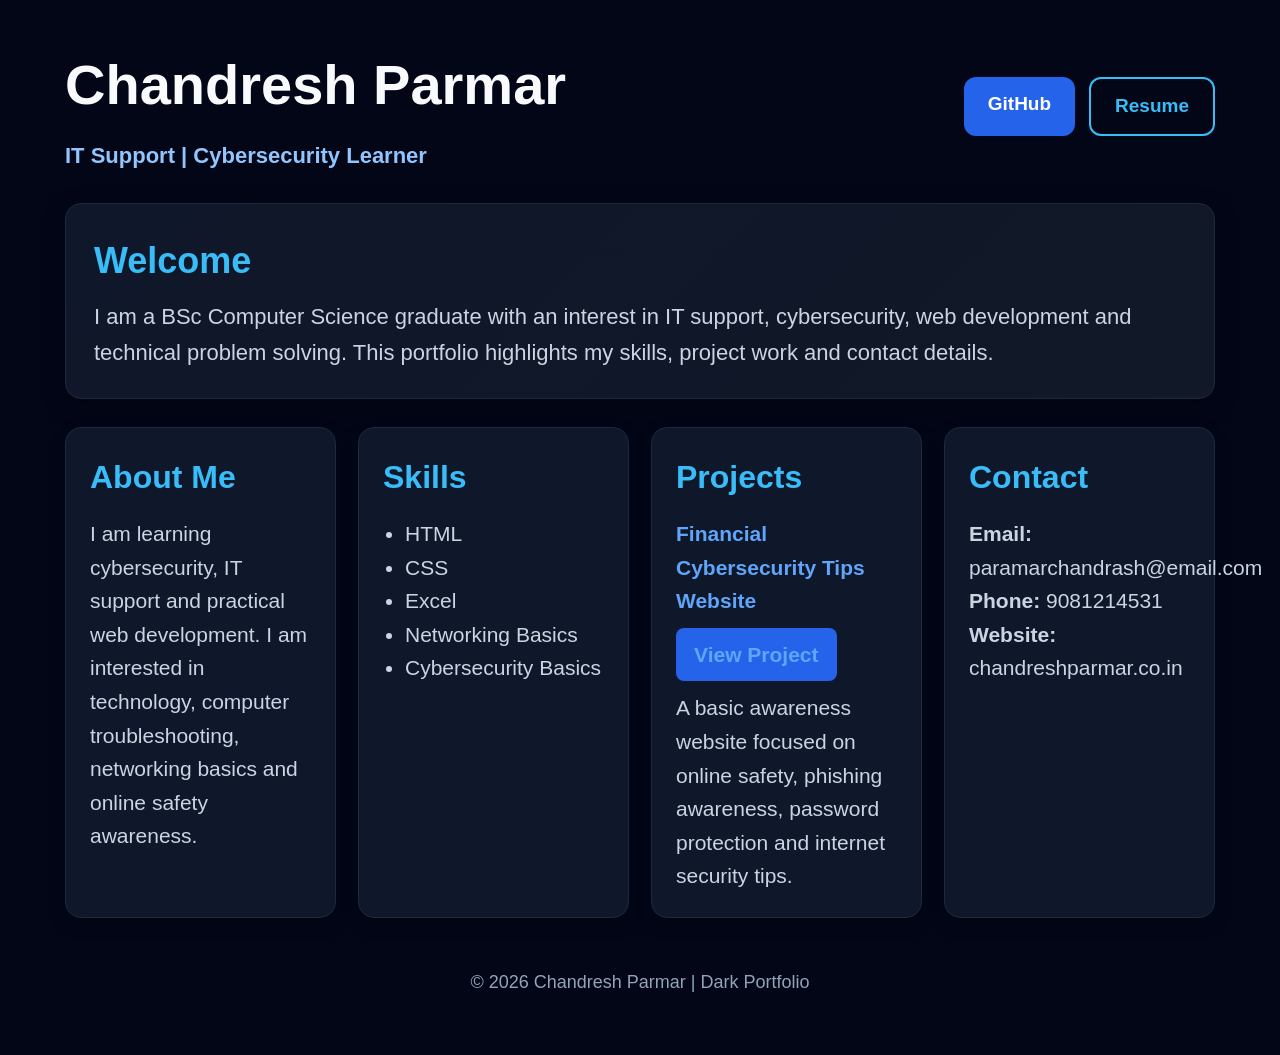
<file: index.html>
<!DOCTYPE html>
<html lang="en">
<head>
  <meta charset="UTF-8" />
  <meta name="viewport" content="width=device-width, initial-scale=1.0" />

  <title>Chandresh Parmar | IT Support & Cybersecurity Portfolio</title>

  <meta
    name="description"
    content="Official portfolio of Chandresh Parmar. IT support skills, cybersecurity learning, projects and contact details."
  />
  <meta
    name="keywords"
    content="Chandresh Parmar, IT support, cybersecurity, portfolio, HTML, CSS, networking"
  />

  <link rel="stylesheet" href="index.css" />
</head>
<body>

  <div class="container">

    <header class="header">
      <div class="header-text">
        <h1>Chandresh Parmar</h1>
        <p class="tagline">IT Support | Cybersecurity Learner</p>
      </div>

      <div class="buttons">
        <a class="btn" href="https://github.com/paramarchandrash-pixel/chandresh-portfolio" target="_blank">GitHub</a>
        <a class="btn btn-outline" href="resume.pdf" target="_blank">Resume</a>
      </div>
    </header>

    <section class="hero-box">
      <h2>Welcome</h2>
      <p>
        I am a BSc Computer Science graduate with an interest in IT support,
        cybersecurity, web development and technical problem solving.
        This portfolio highlights my skills, project work and contact details.
      </p>
    </section>

    <section class="grid">

      <div class="card">
        <h2>About Me</h2>
        <p>
          I am learning cybersecurity, IT support and practical web development.
          I am interested in technology, computer troubleshooting, networking basics
          and online safety awareness.
        </p>
      </div>

      <div class="card">
        <h2>Skills</h2>
        <ul>
          <li>HTML</li>
          <li>CSS</li>
          <li>Excel</li>
          <li>Networking Basics</li>
          <li>Cybersecurity Basics</li>
        </ul>
      </div>

      <div class="card">
        <h2>Projects</h2>
        <p>
          <a href="cybersecurity.html" target="_blank">
            Financial Cybersecurity Tips Website
            <a class="project-btn" href="cybersecurity.html" target="_blank">
View Project

          </a>
        </p>
        <p class="project-text">
          A basic awareness website focused on online safety, phishing awareness,
          password protection and internet security tips.
        </p>
      </div>

      <div class="card">
        <h2>Contact</h2>
        <p><strong>Email:</strong> paramarchandrash@email.com</p>
        <p><strong>Phone:</strong> 9081214531</p>
        <p><strong>Website:</strong> chandreshparmar.co.in</p>
      </div>

    </section>

    <footer class="footer">
      <p>© 2026 Chandresh Parmar | Dark Portfolio</p>
    </footer>

  </div>

</body>
</html>
</file>
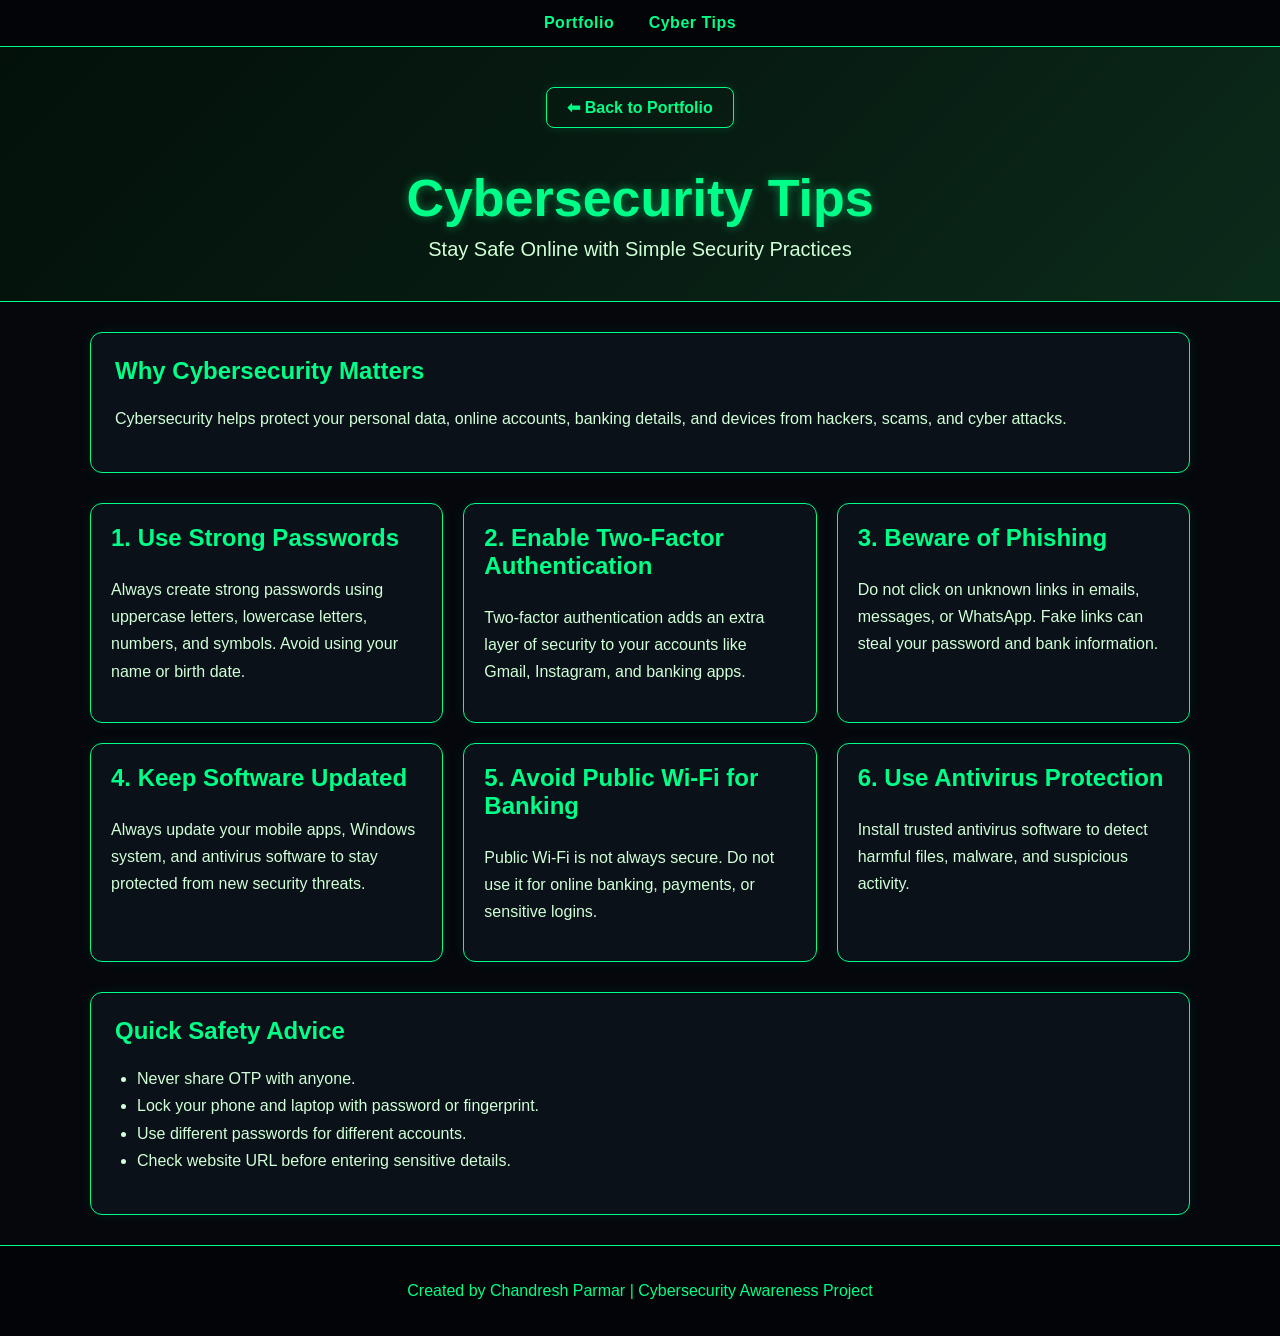
<file: cybersecurity.html>
<!DOCTYPE html>
<html lang="en">
<head>
  <meta charset="UTF-8">
  <meta name="viewport" content="width=device-width, initial-scale=1.0">
  <title>Cybersecurity Tips</title>
  <link rel="stylesheet" href="cybersecurity.css">
</head>
<body>

  <nav class="navbar">
    <a href="index.html">Portfolio</a>
    <a href="cybersecurity.html">Cyber Tips</a>
  </nav>

  <header class="hero">
    <a href="index.html" class="home-btn">⬅ Back to Portfolio</a>
    <h1 id="typing"></h1>
    <p>Stay Safe Online with Simple Security Practices</p>
  </header>

  <section class="intro">
    <h2>Why Cybersecurity Matters</h2>
    <p>
      Cybersecurity helps protect your personal data, online accounts,
      banking details, and devices from hackers, scams, and cyber attacks.
    </p>
  </section>

  <section class="tips-container">
    <div class="tip-card">
      <h3>1. Use Strong Passwords</h3>
      <p>
        Always create strong passwords using uppercase letters, lowercase letters,
        numbers, and symbols. Avoid using your name or birth date.
      </p>
    </div>

    <div class="tip-card">
      <h3>2. Enable Two-Factor Authentication</h3>
      <p>
        Two-factor authentication adds an extra layer of security to your
        accounts like Gmail, Instagram, and banking apps.
      </p>
    </div>

    <div class="tip-card">
      <h3>3. Beware of Phishing</h3>
      <p>
        Do not click on unknown links in emails, messages, or WhatsApp.
        Fake links can steal your password and bank information.
      </p>
    </div>

    <div class="tip-card">
      <h3>4. Keep Software Updated</h3>
      <p>
        Always update your mobile apps, Windows system, and antivirus software
        to stay protected from new security threats.
      </p>
    </div>

    <div class="tip-card">
      <h3>5. Avoid Public Wi-Fi for Banking</h3>
      <p>
        Public Wi-Fi is not always secure. Do not use it for online banking,
        payments, or sensitive logins.
      </p>
    </div>

    <div class="tip-card">
      <h3>6. Use Antivirus Protection</h3>
      <p>
        Install trusted antivirus software to detect harmful files, malware,
        and suspicious activity.
      </p>
    </div>
  </section>

  <section class="extra">
    <h2>Quick Safety Advice</h2>
    <ul>
      <li>Never share OTP with anyone.</li>
      <li>Lock your phone and laptop with password or fingerprint.</li>
      <li>Use different passwords for different accounts.</li>
      <li>Check website URL before entering sensitive details.</li>
    </ul>
  </section>

  <footer>
    <p>Created by Chandresh Parmar | Cybersecurity Awareness Project</p>
  </footer>
  <script>
let text = "Cybersecurity Tips";
let i = 0;

function typing(){
if(i < text.length){
document.getElementById("typing").innerHTML += text.charAt(i);
i++;
setTimeout(typing,80);
}
}

typing();
</script>

</body>
</html>
</file>
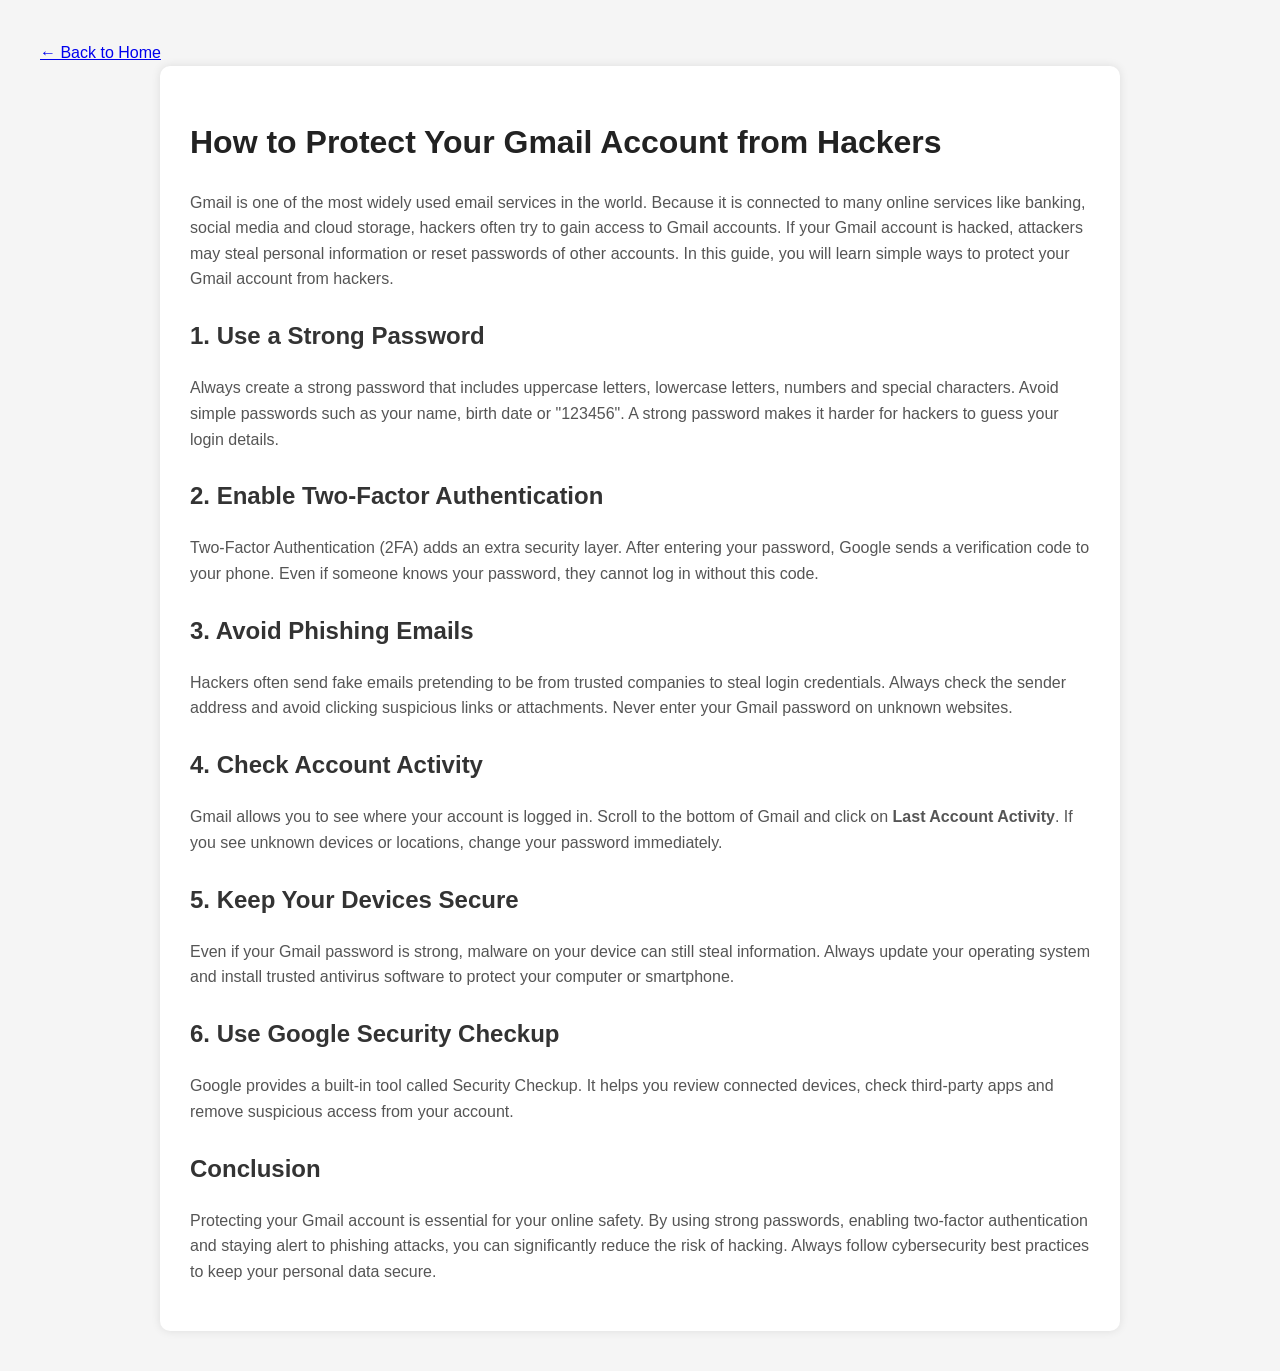
<file: protect-gmail-from hackers.html>
<!DOCTYPE html>
<html lang="en">

<head>

<meta charset="UTF-8">
<meta name="viewport" content="width=device-width, initial-scale=1.0">

<title>How to Protect Your Gmail Account from Hackers</title>

<meta name="description" content="Learn how to protect your Gmail account from hackers using simple cybersecurity tips like strong passwords, two-factor authentication and phishing protection.">

<meta name="keywords" content="protect Gmail account, Gmail security tips, cybersecurity tips, protect email from hackers">

<style>

body{
font-family: Arial, sans-serif;
line-height: 1.6;
margin: 40px;
background:#f5f5f5;
}

.container{
max-width:900px;
margin:auto;
background:white;
padding:30px;
border-radius:10px;
box-shadow:0 0 10px rgba(0,0,0,0.1);
}

h1{
color:#222;
}

h2{
color:#333;
margin-top:25px;
}

p{
color:#555;
}

</style>

</head>

<body>
    <a href="index.html" class="back-button">← Back to Home</a>

<div class="container">

<h1>How to Protect Your Gmail Account from Hackers</h1>

<p>
Gmail is one of the most widely used email services in the world.
Because it is connected to many online services like banking,
social media and cloud storage, hackers often try to gain access
to Gmail accounts.
If your Gmail account is hacked, attackers may steal personal
information or reset passwords of other accounts.
In this guide, you will learn simple ways to protect your Gmail
account from hackers.
</p>

<h2>1. Use a Strong Password</h2>

<p>
Always create a strong password that includes uppercase letters,
lowercase letters, numbers and special characters.
Avoid simple passwords such as your name, birth date or "123456".
A strong password makes it harder for hackers to guess your login details.
</p>

<h2>2. Enable Two-Factor Authentication</h2>

<p>
Two-Factor Authentication (2FA) adds an extra security layer.
After entering your password, Google sends a verification code
to your phone.
Even if someone knows your password, they cannot log in without
this code.
</p>

<h2>3. Avoid Phishing Emails</h2>

<p>
Hackers often send fake emails pretending to be from trusted
companies to steal login credentials.
Always check the sender address and avoid clicking suspicious
links or attachments.
Never enter your Gmail password on unknown websites.
</p>

<h2>4. Check Account Activity</h2>

<p>
Gmail allows you to see where your account is logged in.
Scroll to the bottom of Gmail and click on
<strong>Last Account Activity</strong>.
If you see unknown devices or locations, change your password immediately.
</p>

<h2>5. Keep Your Devices Secure</h2>

<p>
Even if your Gmail password is strong, malware on your device
can still steal information.
Always update your operating system and install trusted antivirus
software to protect your computer or smartphone.
</p>

<h2>6. Use Google Security Checkup</h2>

<p>
Google provides a built-in tool called Security Checkup.
It helps you review connected devices, check third-party apps
and remove suspicious access from your account.
</p>

<h2>Conclusion</h2>

<p>
Protecting your Gmail account is essential for your online safety.
By using strong passwords, enabling two-factor authentication
and staying alert to phishing attacks, you can significantly
reduce the risk of hacking.
Always follow cybersecurity best practices to keep your personal
data secure.
</p>

</div>

</body>
</html>
</file>
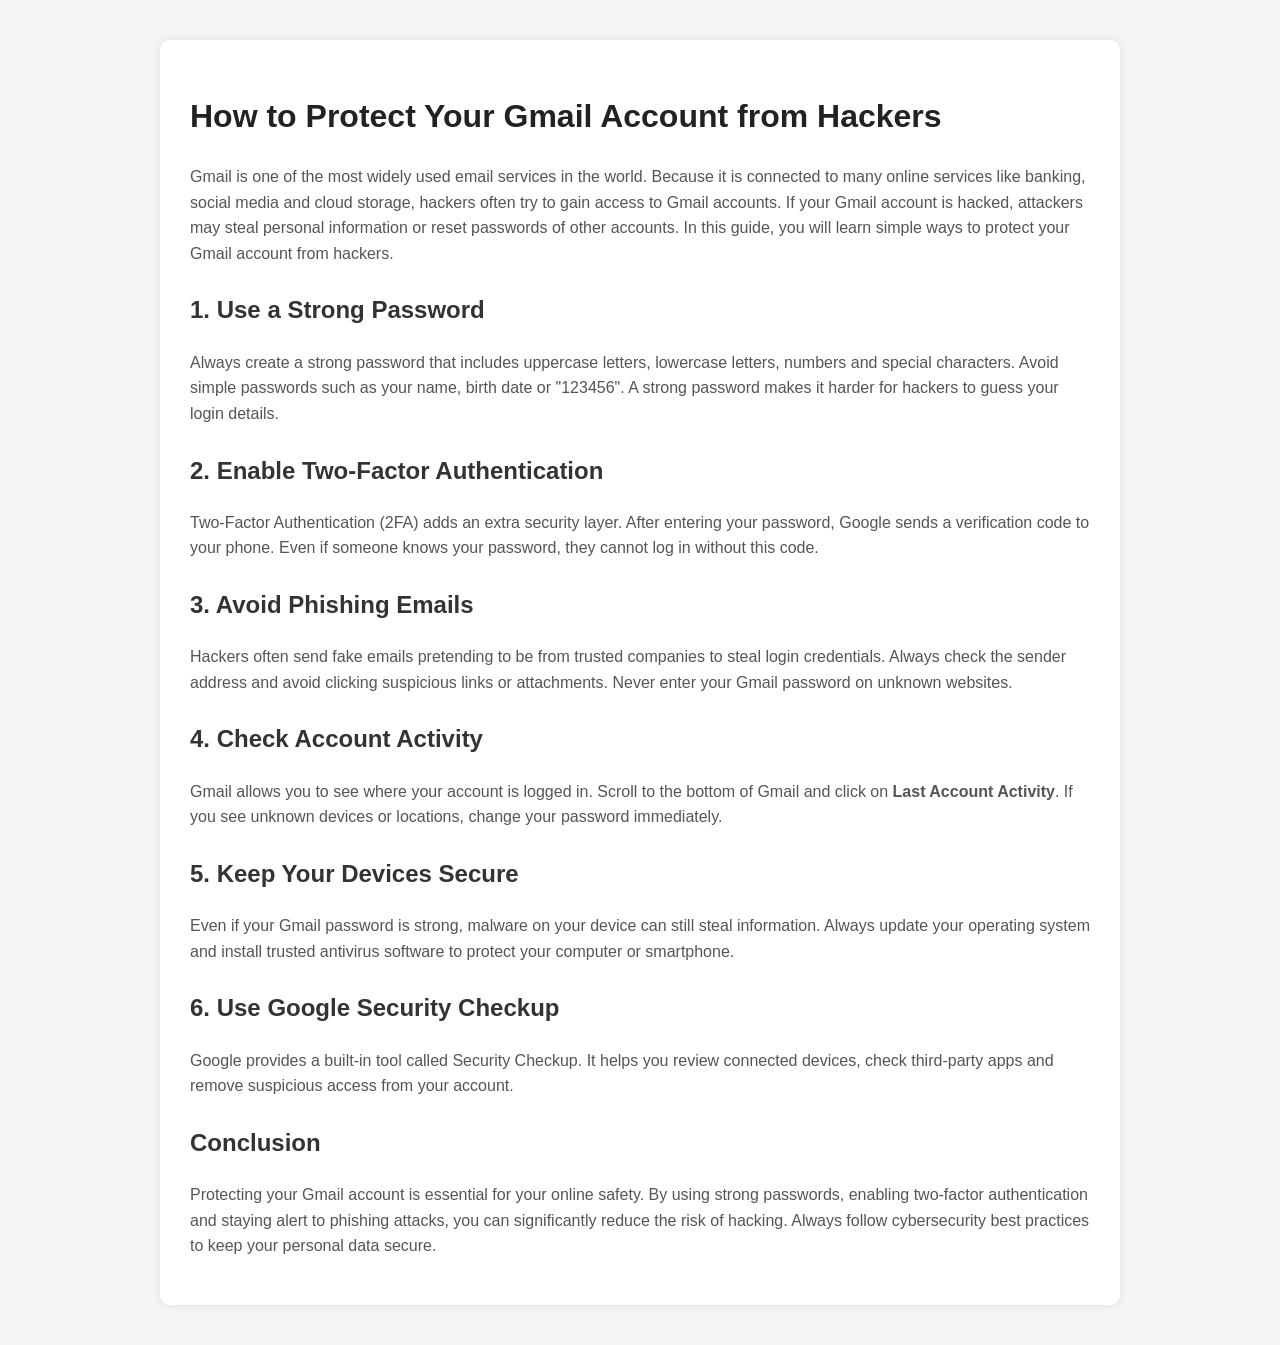
<file: protect-gmail-from-hackers.html>
<!DOCTYPE html>
<html lang="en">

<head>

<meta charset="UTF-8">
<meta name="viewport" content="width=device-width, initial-scale=1.0">

<title>How to Protect Your Gmail Account from Hackers</title>

<meta name="description" content="Learn how to protect your Gmail account from hackers using simple cybersecurity tips like strong passwords, two-factor authentication and phishing protection.">

<meta name="keywords" content="protect Gmail account, Gmail security tips, cybersecurity tips, protect email from hackers">

<style>

body{
font-family: Arial, sans-serif;
line-height: 1.6;
margin: 40px;
background:#f5f5f5;
}

.container{
max-width:900px;
margin:auto;
background:white;
padding:30px;
border-radius:10px;
box-shadow:0 0 10px rgba(0,0,0,0.1);
}

h1{
color:#222;
}

h2{
color:#333;
margin-top:25px;
}

p{
color:#555;
}

</style>

</head>

<body>

<div class="container">

<h1>How to Protect Your Gmail Account from Hackers</h1>

<p>
Gmail is one of the most widely used email services in the world.
Because it is connected to many online services like banking,
social media and cloud storage, hackers often try to gain access
to Gmail accounts.
If your Gmail account is hacked, attackers may steal personal
information or reset passwords of other accounts.
In this guide, you will learn simple ways to protect your Gmail
account from hackers.
</p>

<h2>1. Use a Strong Password</h2>

<p>
Always create a strong password that includes uppercase letters,
lowercase letters, numbers and special characters.
Avoid simple passwords such as your name, birth date or "123456".
A strong password makes it harder for hackers to guess your login details.
</p>

<h2>2. Enable Two-Factor Authentication</h2>

<p>
Two-Factor Authentication (2FA) adds an extra security layer.
After entering your password, Google sends a verification code
to your phone.
Even if someone knows your password, they cannot log in without
this code.
</p>

<h2>3. Avoid Phishing Emails</h2>

<p>
Hackers often send fake emails pretending to be from trusted
companies to steal login credentials.
Always check the sender address and avoid clicking suspicious
links or attachments.
Never enter your Gmail password on unknown websites.
</p>

<h2>4. Check Account Activity</h2>

<p>
Gmail allows you to see where your account is logged in.
Scroll to the bottom of Gmail and click on
<strong>Last Account Activity</strong>.
If you see unknown devices or locations, change your password immediately.
</p>

<h2>5. Keep Your Devices Secure</h2>

<p>
Even if your Gmail password is strong, malware on your device
can still steal information.
Always update your operating system and install trusted antivirus
software to protect your computer or smartphone.
</p>

<h2>6. Use Google Security Checkup</h2>

<p>
Google provides a built-in tool called Security Checkup.
It helps you review connected devices, check third-party apps
and remove suspicious access from your account.
</p>

<h2>Conclusion</h2>

<p>
Protecting your Gmail account is essential for your online safety.
By using strong passwords, enabling two-factor authentication
and staying alert to phishing attacks, you can significantly
reduce the risk of hacking.
Always follow cybersecurity best practices to keep your personal
data secure.
</p>

</div>

</body>
</html>
</file>
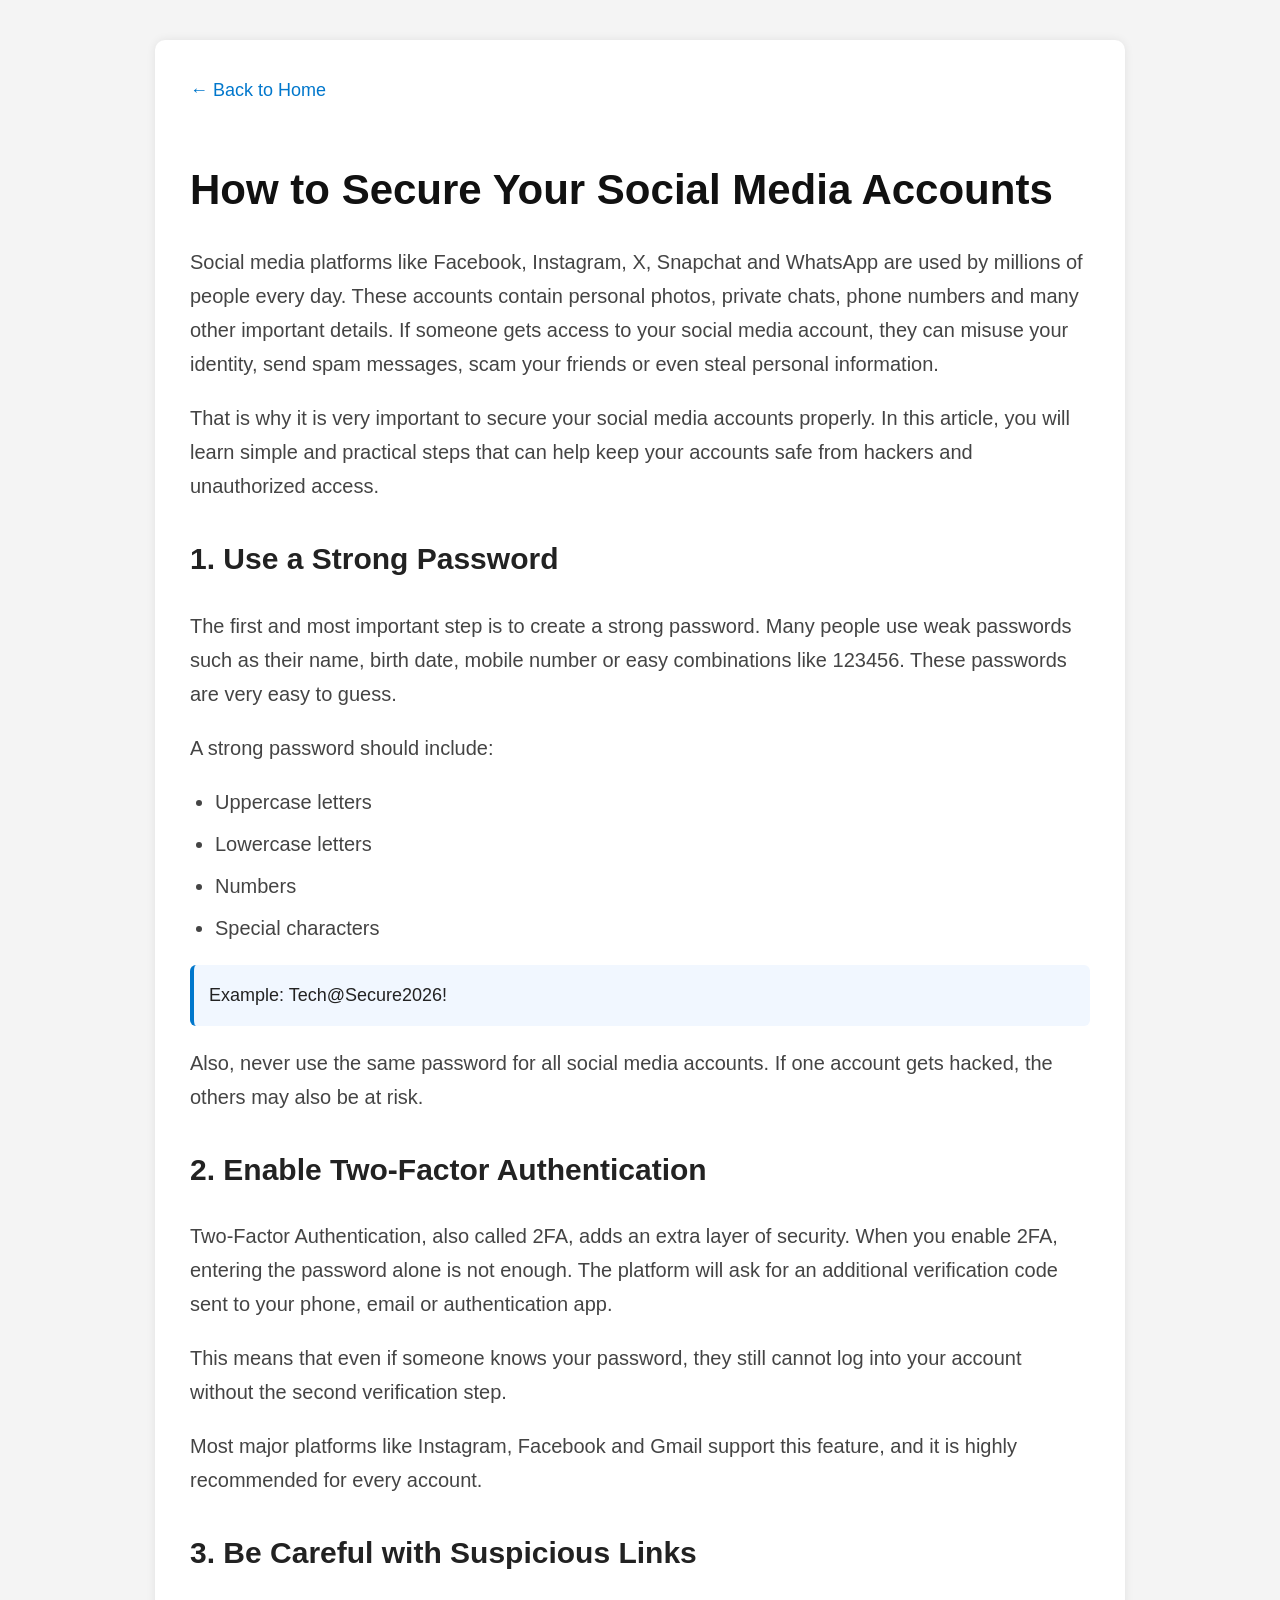
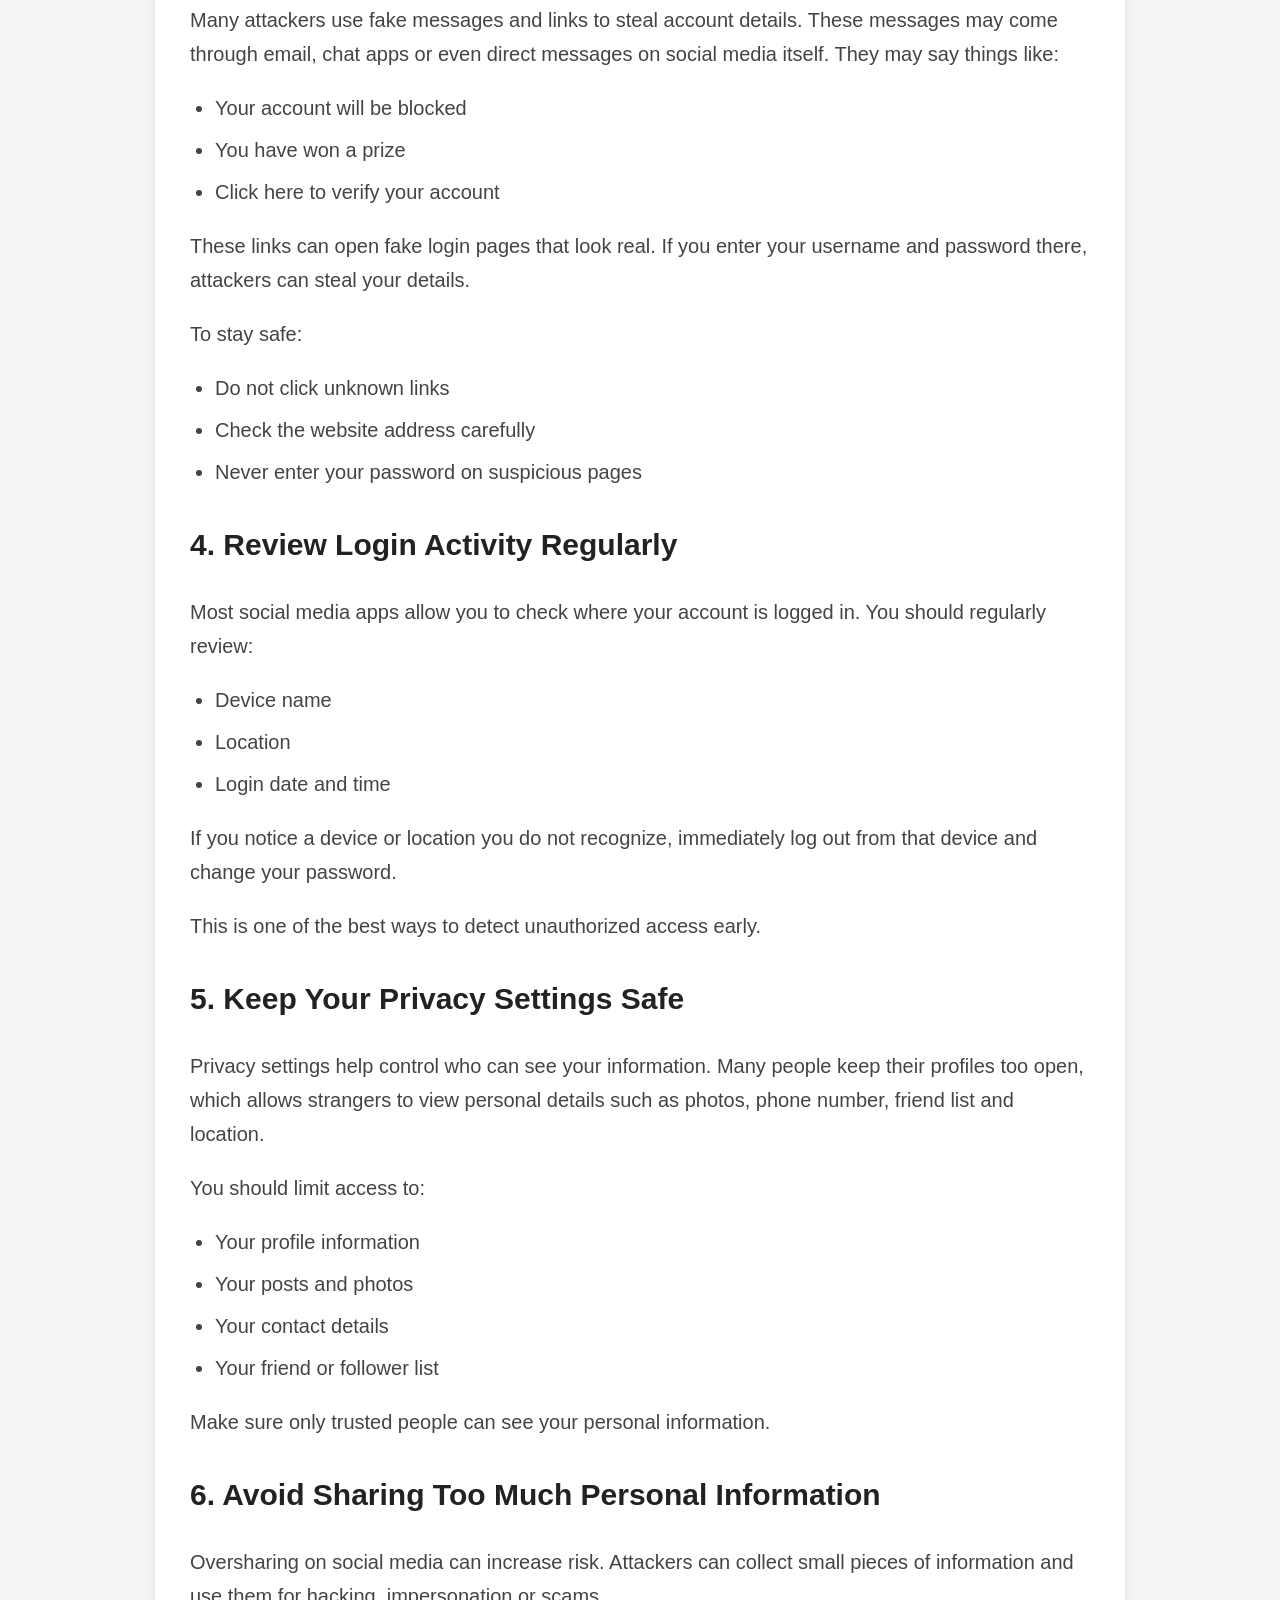
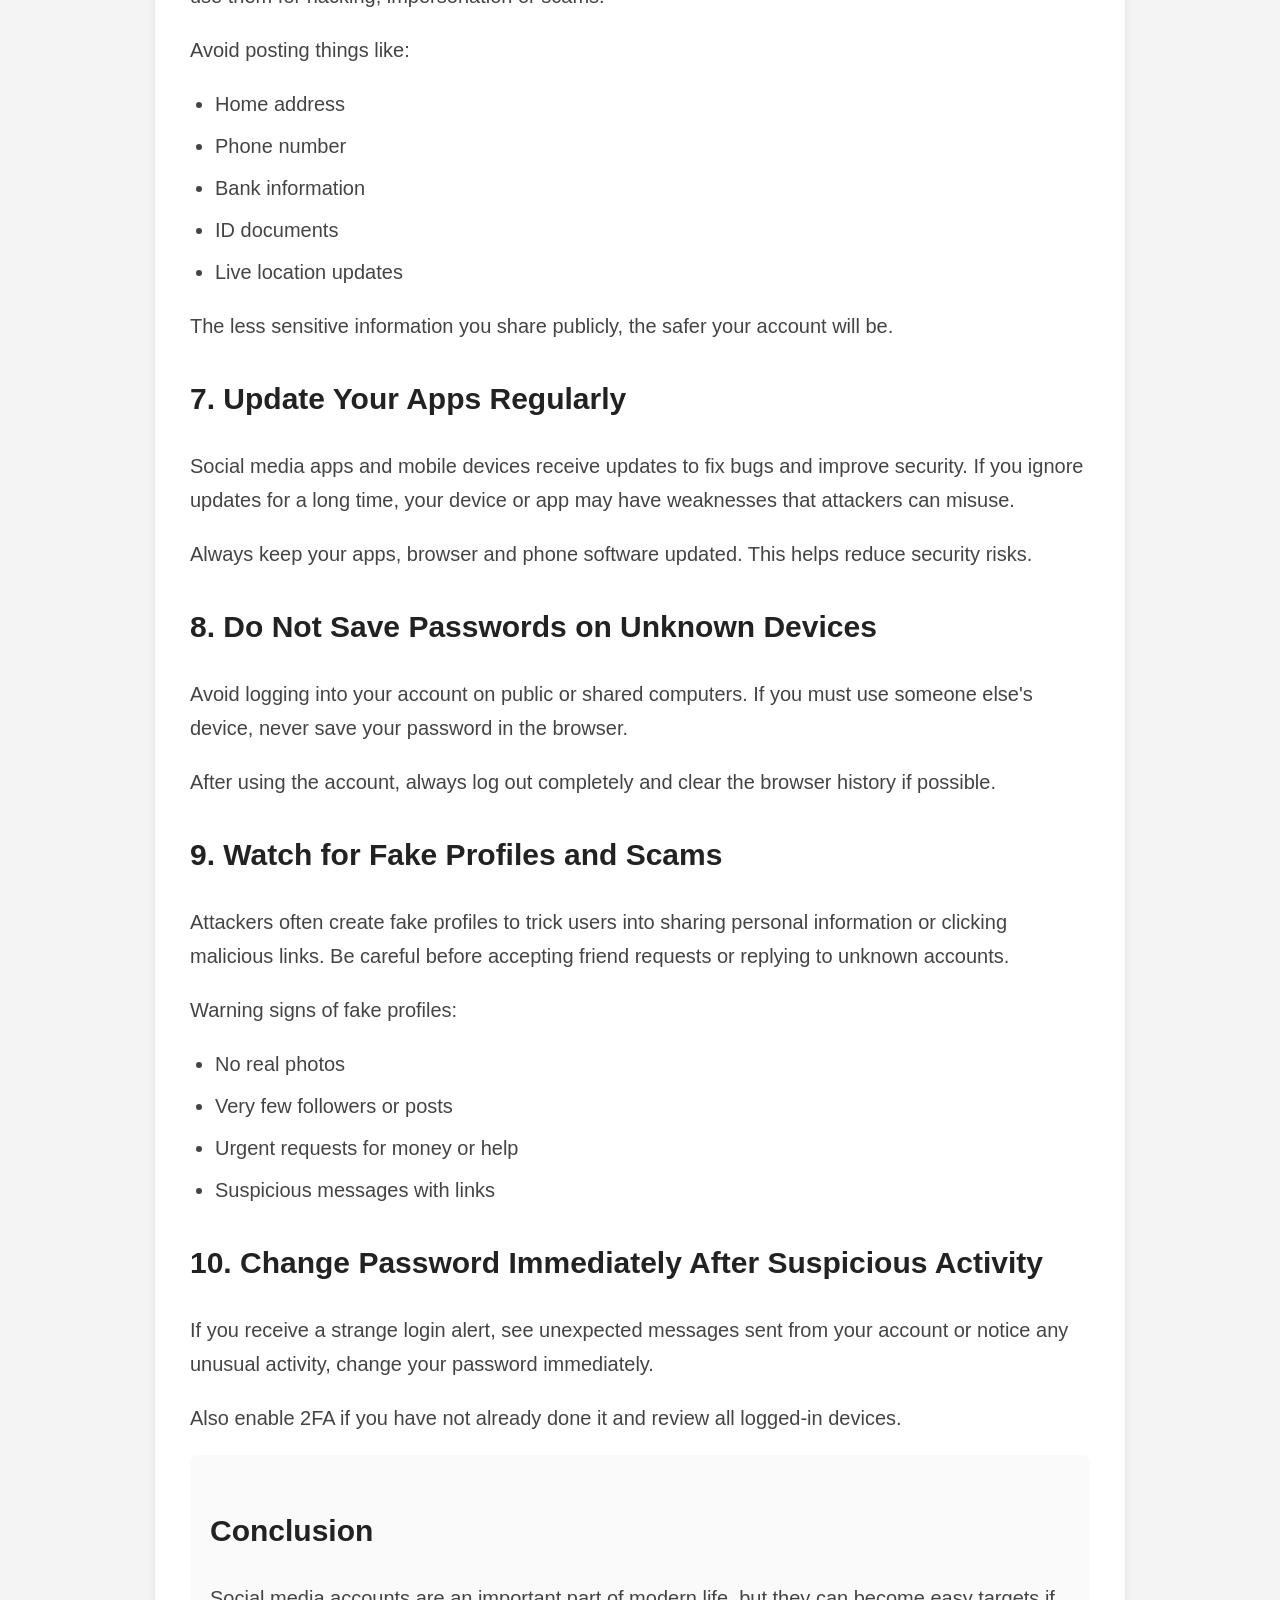
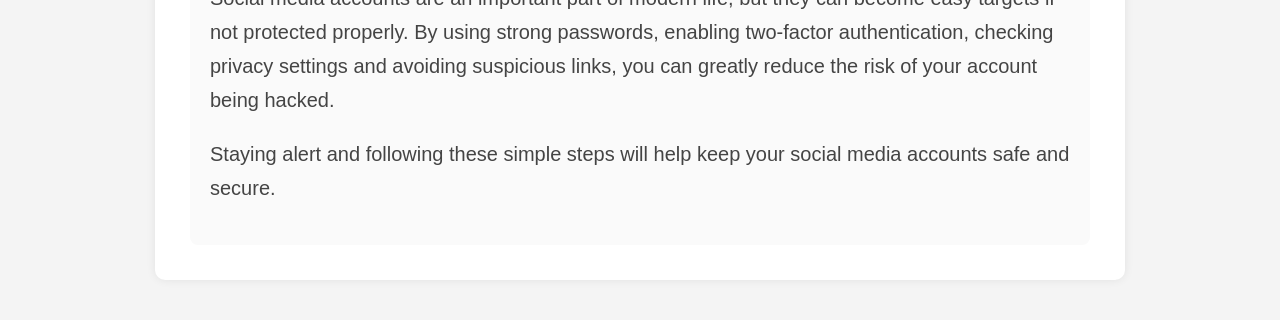
<file: secure-social-media.html>
<!DOCTYPE html>
<html lang="en">
<head>
  <meta charset="UTF-8" />
  <meta name="viewport" content="width=device-width, initial-scale=1.0" />

  <title>How to Secure Your Social Media Accounts</title>

  <meta
    name="description"
    content="Learn how to secure your social media accounts with strong passwords, two-factor authentication, privacy settings, login activity checks and safe browsing habits."
  />
  <meta
    name="keywords"
    content="secure social media accounts, social media safety, account protection, online safety tips, two factor authentication"
  />

  <style>
    body {
      font-family: Arial, sans-serif;
      line-height: 1.7;
      margin: 0;
      background: #f4f4f4;
      color: #222;
    }

    .container {
      max-width: 900px;
      margin: 40px auto;
      background: #ffffff;
      padding: 35px;
      border-radius: 10px;
      box-shadow: 0 0 10px rgba(0, 0, 0, 0.08);
    }

    h1 {
      font-size: 42px;
      margin-bottom: 20px;
      color: #111;
    }

    h2 {
      font-size: 30px;
      margin-top: 30px;
      color: #222;
    }

    p {
      font-size: 20px;
      color: #444;
    }

    ul {
      font-size: 20px;
      color: #444;
      padding-left: 25px;
    }

    li {
      margin-bottom: 8px;
    }

    .back-link {
      display: inline-block;
      margin-bottom: 20px;
      text-decoration: none;
      color: #0077cc;
      font-size: 18px;
    }

    .back-link:hover {
      text-decoration: underline;
    }

    .example-box {
      background: #f1f7ff;
      padding: 15px;
      border-left: 4px solid #0077cc;
      margin: 15px 0;
      border-radius: 6px;
      font-size: 18px;
    }

    .conclusion {
      background: #fafafa;
      padding: 20px;
      border-radius: 8px;
      margin-top: 20px;
    }
  </style>
</head>
<body>
  <div class="container">
    <a href="index.html" class="back-link">← Back to Home</a>

    <h1>How to Secure Your Social Media Accounts</h1>

    <p>
      Social media platforms like Facebook, Instagram, X, Snapchat and WhatsApp
      are used by millions of people every day. These accounts contain personal
      photos, private chats, phone numbers and many other important details. If
      someone gets access to your social media account, they can misuse your
      identity, send spam messages, scam your friends or even steal personal
      information.
    </p>

    <p>
      That is why it is very important to secure your social media accounts
      properly. In this article, you will learn simple and practical steps that
      can help keep your accounts safe from hackers and unauthorized access.
    </p>

    <h2>1. Use a Strong Password</h2>

    <p>
      The first and most important step is to create a strong password. Many
      people use weak passwords such as their name, birth date, mobile number
      or easy combinations like 123456. These passwords are very easy to guess.
    </p>

    <p>A strong password should include:</p>

    <ul>
      <li>Uppercase letters</li>
      <li>Lowercase letters</li>
      <li>Numbers</li>
      <li>Special characters</li>
    </ul>

    <div class="example-box">
      Example: Tech@Secure2026!
    </div>

    <p>
      Also, never use the same password for all social media accounts. If one
      account gets hacked, the others may also be at risk.
    </p>

    <h2>2. Enable Two-Factor Authentication</h2>

    <p>
      Two-Factor Authentication, also called 2FA, adds an extra layer of
      security. When you enable 2FA, entering the password alone is not enough.
      The platform will ask for an additional verification code sent to your
      phone, email or authentication app.
    </p>

    <p>
      This means that even if someone knows your password, they still cannot log
      into your account without the second verification step.
    </p>

    <p>
      Most major platforms like Instagram, Facebook and Gmail support this
      feature, and it is highly recommended for every account.
    </p>

    <h2>3. Be Careful with Suspicious Links</h2>

    <p>
      Many attackers use fake messages and links to steal account details. These
      messages may come through email, chat apps or even direct messages on
      social media itself. They may say things like:
    </p>

    <ul>
      <li>Your account will be blocked</li>
      <li>You have won a prize</li>
      <li>Click here to verify your account</li>
    </ul>

    <p>
      These links can open fake login pages that look real. If you enter your
      username and password there, attackers can steal your details.
    </p>

    <p>To stay safe:</p>

    <ul>
      <li>Do not click unknown links</li>
      <li>Check the website address carefully</li>
      <li>Never enter your password on suspicious pages</li>
    </ul>

    <h2>4. Review Login Activity Regularly</h2>

    <p>
      Most social media apps allow you to check where your account is logged in.
      You should regularly review:
    </p>

    <ul>
      <li>Device name</li>
      <li>Location</li>
      <li>Login date and time</li>
    </ul>

    <p>
      If you notice a device or location you do not recognize, immediately log
      out from that device and change your password.
    </p>

    <p>
      This is one of the best ways to detect unauthorized access early.
    </p>

    <h2>5. Keep Your Privacy Settings Safe</h2>

    <p>
      Privacy settings help control who can see your information. Many people
      keep their profiles too open, which allows strangers to view personal
      details such as photos, phone number, friend list and location.
    </p>

    <p>You should limit access to:</p>

    <ul>
      <li>Your profile information</li>
      <li>Your posts and photos</li>
      <li>Your contact details</li>
      <li>Your friend or follower list</li>
    </ul>

    <p>
      Make sure only trusted people can see your personal information.
    </p>

    <h2>6. Avoid Sharing Too Much Personal Information</h2>

    <p>
      Oversharing on social media can increase risk. Attackers can collect small
      pieces of information and use them for hacking, impersonation or scams.
    </p>

    <p>Avoid posting things like:</p>

    <ul>
      <li>Home address</li>
      <li>Phone number</li>
      <li>Bank information</li>
      <li>ID documents</li>
      <li>Live location updates</li>
    </ul>

    <p>
      The less sensitive information you share publicly, the safer your account
      will be.
    </p>

    <h2>7. Update Your Apps Regularly</h2>

    <p>
      Social media apps and mobile devices receive updates to fix bugs and
      improve security. If you ignore updates for a long time, your device or
      app may have weaknesses that attackers can misuse.
    </p>

    <p>
      Always keep your apps, browser and phone software updated. This helps
      reduce security risks.
    </p>

    <h2>8. Do Not Save Passwords on Unknown Devices</h2>

    <p>
      Avoid logging into your account on public or shared computers. If you must
      use someone else's device, never save your password in the browser.
    </p>

    <p>
      After using the account, always log out completely and clear the browser
      history if possible.
    </p>

    <h2>9. Watch for Fake Profiles and Scams</h2>

    <p>
      Attackers often create fake profiles to trick users into sharing personal
      information or clicking malicious links. Be careful before accepting
      friend requests or replying to unknown accounts.
    </p>

    <p>Warning signs of fake profiles:</p>

    <ul>
      <li>No real photos</li>
      <li>Very few followers or posts</li>
      <li>Urgent requests for money or help</li>
      <li>Suspicious messages with links</li>
    </ul>

    <h2>10. Change Password Immediately After Suspicious Activity</h2>

    <p>
      If you receive a strange login alert, see unexpected messages sent from
      your account or notice any unusual activity, change your password
      immediately.
    </p>

    <p>
      Also enable 2FA if you have not already done it and review all logged-in
      devices.
    </p>

    <div class="conclusion">
      <h2>Conclusion</h2>
      <p>
        Social media accounts are an important part of modern life, but they can
        become easy targets if not protected properly. By using strong
        passwords, enabling two-factor authentication, checking privacy settings
        and avoiding suspicious links, you can greatly reduce the risk of your
        account being hacked.
      </p>

      <p>
        Staying alert and following these simple steps will help keep your
        social media accounts safe and secure.
      </p>
    </div>
  </div>
</body>
</html>
</file>
<file: index.css>
*{
  margin:0;
  padding:0;
  box-sizing:border-box;
}

body{
  font-family: Arial, sans-serif;
  background:#020617;
  color:#e2e8f0;
  line-height:1.6;
}

.container{
  width:90%;
  max-width:1150px;
  margin:40px auto;
}

.header{
  display:flex;
  justify-content:space-between;
  align-items:center;
  gap:20px;
  flex-wrap:wrap;
  margin-bottom:30px;
}

.header h1{
  font-size:56px;
  color:#f8fafc;
  margin-bottom:8px;
}

.tagline{
  font-size:22px;
  color:#93c5fd;
  font-weight:600;
}

.buttons{
  display:flex;
  gap:14px;
  flex-wrap:wrap;
}

.btn{
  display:inline-block;
  text-decoration:none;
  background:#2563eb;
  color:white;
  padding:12px 24px;
  border-radius:12px;
  font-size:19px;
  font-weight:600;
  transition:0.2s ease;
}

.btn:hover{
  background:#1d4ed8;
}

.btn-outline{
  background:transparent;
  border:2px solid #38bdf8;
  color:#38bdf8;
}

.btn-outline:hover{
  background:#38bdf8;
  color:#020617;
}

.hero-box{
  background:linear-gradient(135deg, #0f172a, #111827);
  border:1px solid #1e293b;
  padding:28px;
  border-radius:16px;
  box-shadow:0 8px 24px rgba(0,0,0,0.25);
  margin-bottom:28px;
}

.hero-box h2{
  font-size:36px;
  color:#38bdf8;
  margin-bottom:10px;
}

.hero-box p{
  font-size:22px;
  color:#cbd5e1;
}

.grid{
  display:grid;
  grid-template-columns:repeat(auto-fit, minmax(260px, 1fr));
  gap:22px;
}

.card{
  background:#0f172a;
  border:1px solid #1e293b;
  border-radius:16px;
  padding:24px;
  box-shadow:0 6px 18px rgba(0,0,0,0.2);
}

.card h2{
  font-size:32px;
  color:#38bdf8;
  margin-bottom:14px;
}

.card p,
.card li{
  font-size:21px;
  color:#cbd5e1;
}

.card ul{
  padding-left:22px;
}

.card a{
  color:#60a5fa;
  text-decoration:none;
  font-weight:600;
}

.card a:hover{
  text-decoration:underline;
  color:#93c5fd;
}

.project-text{
  margin-top:10px;
}

.footer{
  margin-top:32px;
  text-align:center;
  color:#94a3b8;
  font-size:18px;
  padding:18px 0;
}

@media (max-width:768px){
  .header h1{
    font-size:38px;
  }

  .tagline{
    font-size:18px;
  }

  .hero-box h2{
    font-size:28px;
  }

  .hero-box p{
    font-size:18px;
  }

  .card h2{
    font-size:26px;
  }

  .card p,
  .card li{
    font-size:18px;
  }

  .btn{
    font-size:16px;
    padding:10px 18px;
  }
}
.card:hover{
  transform:translateY(-5px);
  transition:0.3s;
  box-shadow:0 10px 25px rgba(0,0,0,0.35);
}
.project-btn{
display:inline-block;
margin-top:10px;
background:#2563eb;
color:white;
padding:10px 18px;
border-radius:8px;
text-decoration:none;
font-weight:600;
}

.project-btn:hover{
background:#1d4ed8;
}
</file>
<file: cybersecurity.css>
*{
  box-sizing: border-box;
}

body{
  margin: 0;
  font-family: Arial, sans-serif;
  background: #05070d;
  color: #d1ffd7;
}

.navbar{
  background: #020408;
  border-bottom: 1px solid #00ff88;
  text-align: center;
  padding: 14px 10px;
}

.navbar a{
  color: #00ff88;
  text-decoration: none;
  margin: 0 15px;
  font-weight: bold;
  letter-spacing: 0.5px;
}

.navbar a:hover{
  color: #ffffff;
}

.hero{
  text-align: center;
  padding: 40px 20px;
  background: linear-gradient(135deg, #03110a, #071b12, #0b2b1a);
  border-bottom: 1px solid #00ff88;
}

.hero h1{
  margin: 20px 0 10px;
  font-size: 52px;
  color: #00ff88;
  text-shadow: 0 0 10px rgba(0,255,136,0.45);
}

.hero p{
  margin: 0;
  font-size: 20px;
  color: #d1ffd7;
}

.home-btn{
  display: inline-block;
  margin-bottom: 20px;
  padding: 10px 20px;
  background: transparent;
  color: #00ff88;
  text-decoration: none;
  border: 1px solid #00ff88;
  border-radius: 8px;
  font-weight: bold;
  box-shadow: 0 0 10px rgba(0,255,136,0.15);
}

.home-btn:hover{
  background: #00ff88;
  color: #03110a;
}

.intro,
.extra{
  max-width: 1100px;
  margin: 30px auto;
  background: #0a1118;
  border: 1px solid #00ff88;
  padding: 24px;
  border-radius: 12px;
  box-shadow: 0 0 14px rgba(0,255,136,0.08);
}

.intro h2,
.extra h2{
  margin-top: 0;
  color: #00ff88;
}

.intro p,
.extra li{
  color: #d1ffd7;
  line-height: 1.7;
}

.tips-container{
  max-width: 1100px;
  margin: 30px auto;
  display: grid;
  grid-template-columns: repeat(auto-fit, minmax(280px, 1fr));
  gap: 20px;
}

.tip-card{
  background: #0a1118;
  border: 1px solid #00ff88;
  border-radius: 12px;
  padding: 20px;
  box-shadow: 0 0 14px rgba(0,255,136,0.08);
  transition: transform 0.2s ease, box-shadow 0.2s ease;
}

.tip-card:hover{
  transform: translateY(-4px);
  box-shadow: 0 0 20px rgba(0,255,136,0.18);
}

.tip-card h3{
  margin-top: 0;
  color: #00ff88;
  font-size: 24px;
}

.tip-card p{
  color: #d1ffd7;
  line-height: 1.7;
}

.extra ul{
  padding-left: 22px;
}

footer{
  text-align: center;
  padding: 20px;
  margin-top: 30px;
  color: #00ff88;
  border-top: 1px solid #00ff88;
  background: #020408;
}

@media (max-width: 768px){
  .hero h1{
    font-size: 38px;
  }

  .hero p{
    font-size: 17px;
  }

  .navbar a{
    display: inline-block;
    margin: 8px;
  }
}
</file>
